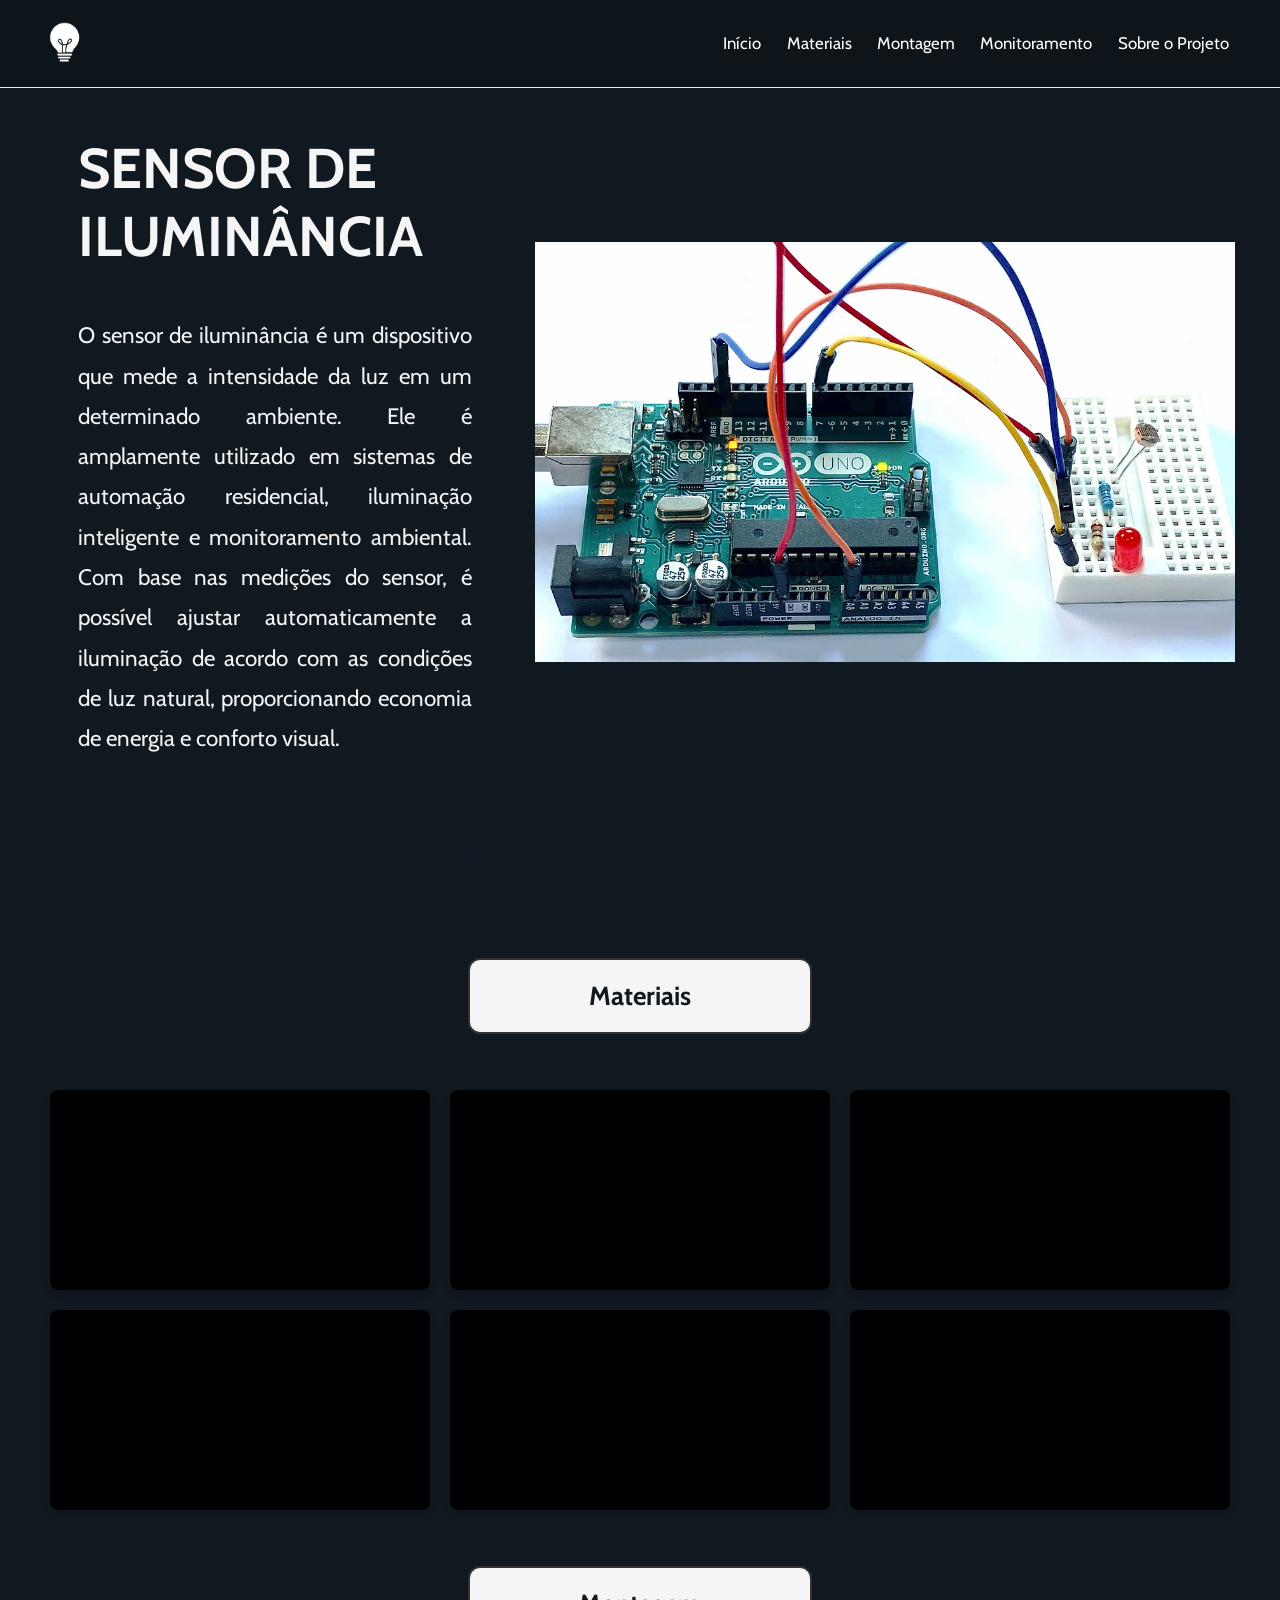
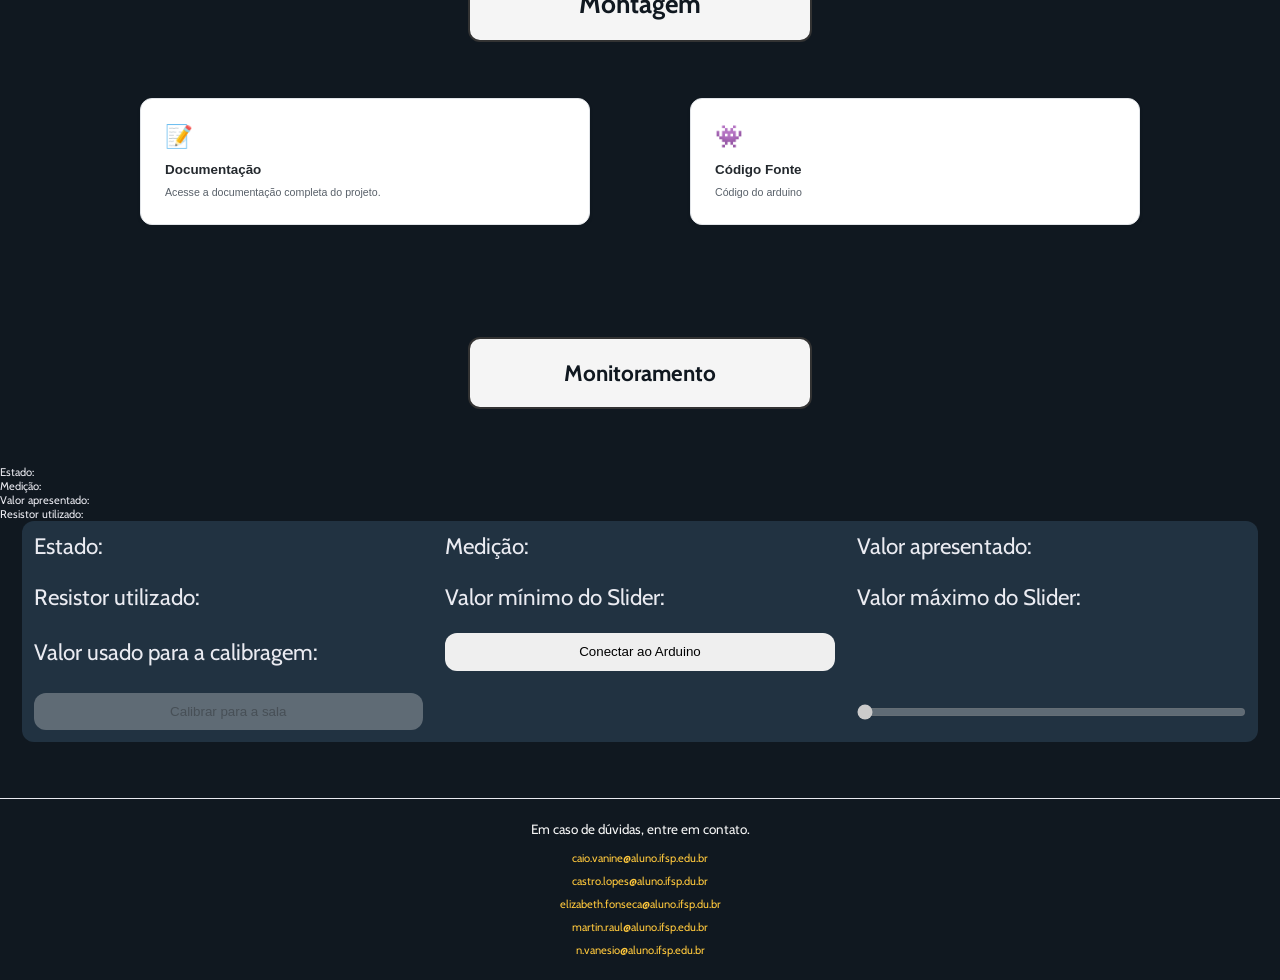
<file: paginas/Projeto Integrador/index.html>
<!DOCTYPE html>
<html lang="pt-br">

<head>
    <link rel="stylesheet" href="css/css.css">
    <link rel="icon" type="image/png" href="imagens/logo.png">
    <meta charset="UTF-8">
    <meta name="viewport" content="width=device-width, initial-scale=1.0">
    <script src="js/script.js" defer></script>
    <title>Sensor de Iluminância</title>
</head>

<body>
    <header class="header">
        <section class="comeco">
            <a href="#" class="logo">
                <img src="imagens/logo.png" alt="logo" width="50px">
            </a>

            <nav class="navbar">
                <a href="http://127.0.0.1:5500/IFSP-Connect/ifsp.html">Início</a>
                <a href="#Materiais">Materiais</a>
                <a href="#montagem">Montagem</a>
                <a href="#monitoramento">Monitoramento</a>
                <a href="http://127.0.0.1:5500/IFSP-Connect/paginas/Projeto%202.0/sobre.html">Sobre o Projeto</a>
            </nav>
        </section>
    </header>

    <div class="home-container">
        <section id="#">
            <div class="content">
                <div class="text-content">
                    <h3>SENSOR DE ILUMINÂNCIA</h3>
                    <p>O sensor de iluminância é um dispositivo que mede a intensidade da luz em um determinado
                        ambiente. Ele é amplamente utilizado em sistemas de automação residencial, iluminação
                        inteligente e monitoramento ambiental. Com base nas medições do sensor, é possível ajustar
                        automaticamente a iluminação de acordo com as condições de luz natural, proporcionando economia
                        de energia e conforto visual.</p>
                </div>
                <img src="imagens/ldr.webp" alt="Imagem do Sensor de Iluminância" width="700px">
            </div>
        </section>
    </div>

    <div id="Materiais" class="bloquin">
        <br>
        <h3> </h3>
    </div>

    <div class="titulo">
        <br>
        <h3>Materiais</h3>
    </div>

    <section>
        <div class="catalogo-container">
            <!-- Vídeo 1 -->
            <div class="video-card">
                <iframe src="https://www.youtube.com/embed/SEU_LINK_AQUI" title="Vídeo 1" frameborder="0"
                    allowfullscreen></iframe>
            </div>
            <!-- Vídeo 2 -->
            <div class="video-card">
                <iframe src="https://www.youtube.com/embed/SEU_LINK_AQUI" title="Vídeo 2" frameborder="0"
                    allowfullscreen></iframe>
            </div>
            <!-- Vídeo 3 -->
            <div class="video-card">
                <iframe src="https://www.youtube.com/embed/SEU_LINK_AQUI" title="Vídeo 3" frameborder="0"
                    allowfullscreen></iframe>
            </div>
            <!-- Vídeo 4 -->
            <div class="video-card">
                <iframe src="https://www.youtube.com/embed/SEU_LINK_AQUI" title="Vídeo 4" frameborder="0"
                    allowfullscreen></iframe>
            </div>
            <!-- Vídeo 5 -->
            <div class="video-card">
                <iframe src="https://www.youtube.com/embed/SEU_LINK_AQUI" title="Vídeo 5" frameborder="0"
                    allowfullscreen></iframe>
            </div>
            <!-- Vídeo 6 -->
            <div class="video-card">
                <iframe src="https://www.youtube.com/embed/SEU_LINK_AQUI" title="Vídeo 6" frameborder="0"
                    allowfullscreen></iframe>
            </div>
        </div>
    </section>

    <section class="montagem" id="montagem">
        <div class="titulo">
            <h3>Montagem</h3>
        </div>
        <div class="cards-container">
            <a href="link-para-docs.html" class="card">
                <span class="card-icon">📝</span>
                <h3>Documentação</h3>
                <p>Acesse a documentação completa do projeto.</p>
            </a>

            <a href="link-para-codigo.html" class="card">
                <span class="card-icon">👾</span>
                <h3>Código Fonte</h3>
                <p>Código do arduino</p>
            </a>
        </div>
    </section>
    <hr>

    <!--Integração-->

    <h1 class="titulo">Monitoramento</h1>

    <section class="sensor-bloco" id="monitoramento">
        <div class="sensor-card">
        <p>Estado:<span id="estado"></span></p>
        </div>
                <div class="sensor-card">
            <p>Medição: <span id="iluminancia"></span></p>
        </div>
                <div class="sensor-card">
            <p>Valor apresentado: <span id="mediaLDR"></span></p>
        </div>
                <div class="sensor-card">
            <p>Resistor utilizado: <span id="resistor"></span></p>
        </div>
    </section>

    <section class="ldr" id="monitoramento">
        <div class="bloco-monitoramento">
            <p>Estado: <span id="estado"></span></p>
            <p>Medição: <span id="iluminancia"></span></p>
            <p>Valor apresentado: <span id="mediaLDR"></span></p>
            <p>Resistor utilizado: <span id="resistor"></span></p>
            <p>Valor mínimo do Slider: <span id="valorMinimo"></span></p>
            <p>Valor máximo do Slider: <span id="valorMaximo"></span></p>
            <p>Valor usado para a calibragem: <span id="valorCalibrado"></span></p>
            <button id="conectarArduino">Conectar ao Arduino</button><br>
            <button id="calibrar" disabled>Calibrar para a sala</button><br>
            <input type="range" id="slider" min="0" max="0" value="0" disabled>
        </div>
    </section>

    <footer class="rodape">
        <div class="bloco-rodape">
            <h6>Em caso de dúvidas, entre em contato.</h6>
            <a href="mailto:caio.vanine@aluno.ifsp.edu.br">caio.vanine@aluno.ifsp.edu.br</a>
            <a href="mailto:castro.lopes@aluno.ifsp.du.br">castro.lopes@aluno.ifsp.du.br</a>
            <a href="mailto:elizabeth.fonseca@aluno.ifsp.du.br">elizabeth.fonseca@aluno.ifsp.du.br</a>
            <a href="mailto:martin.raul@aluno.ifsp.edu.br">martin.raul@aluno.ifsp.edu.br</a>
            <a href="mailto:n.vanesio@aluno.ifsp.edu.br">n.vanesio@aluno.ifsp.edu.br</a>
        </div>
    </footer>

</body>

</html>
</file>
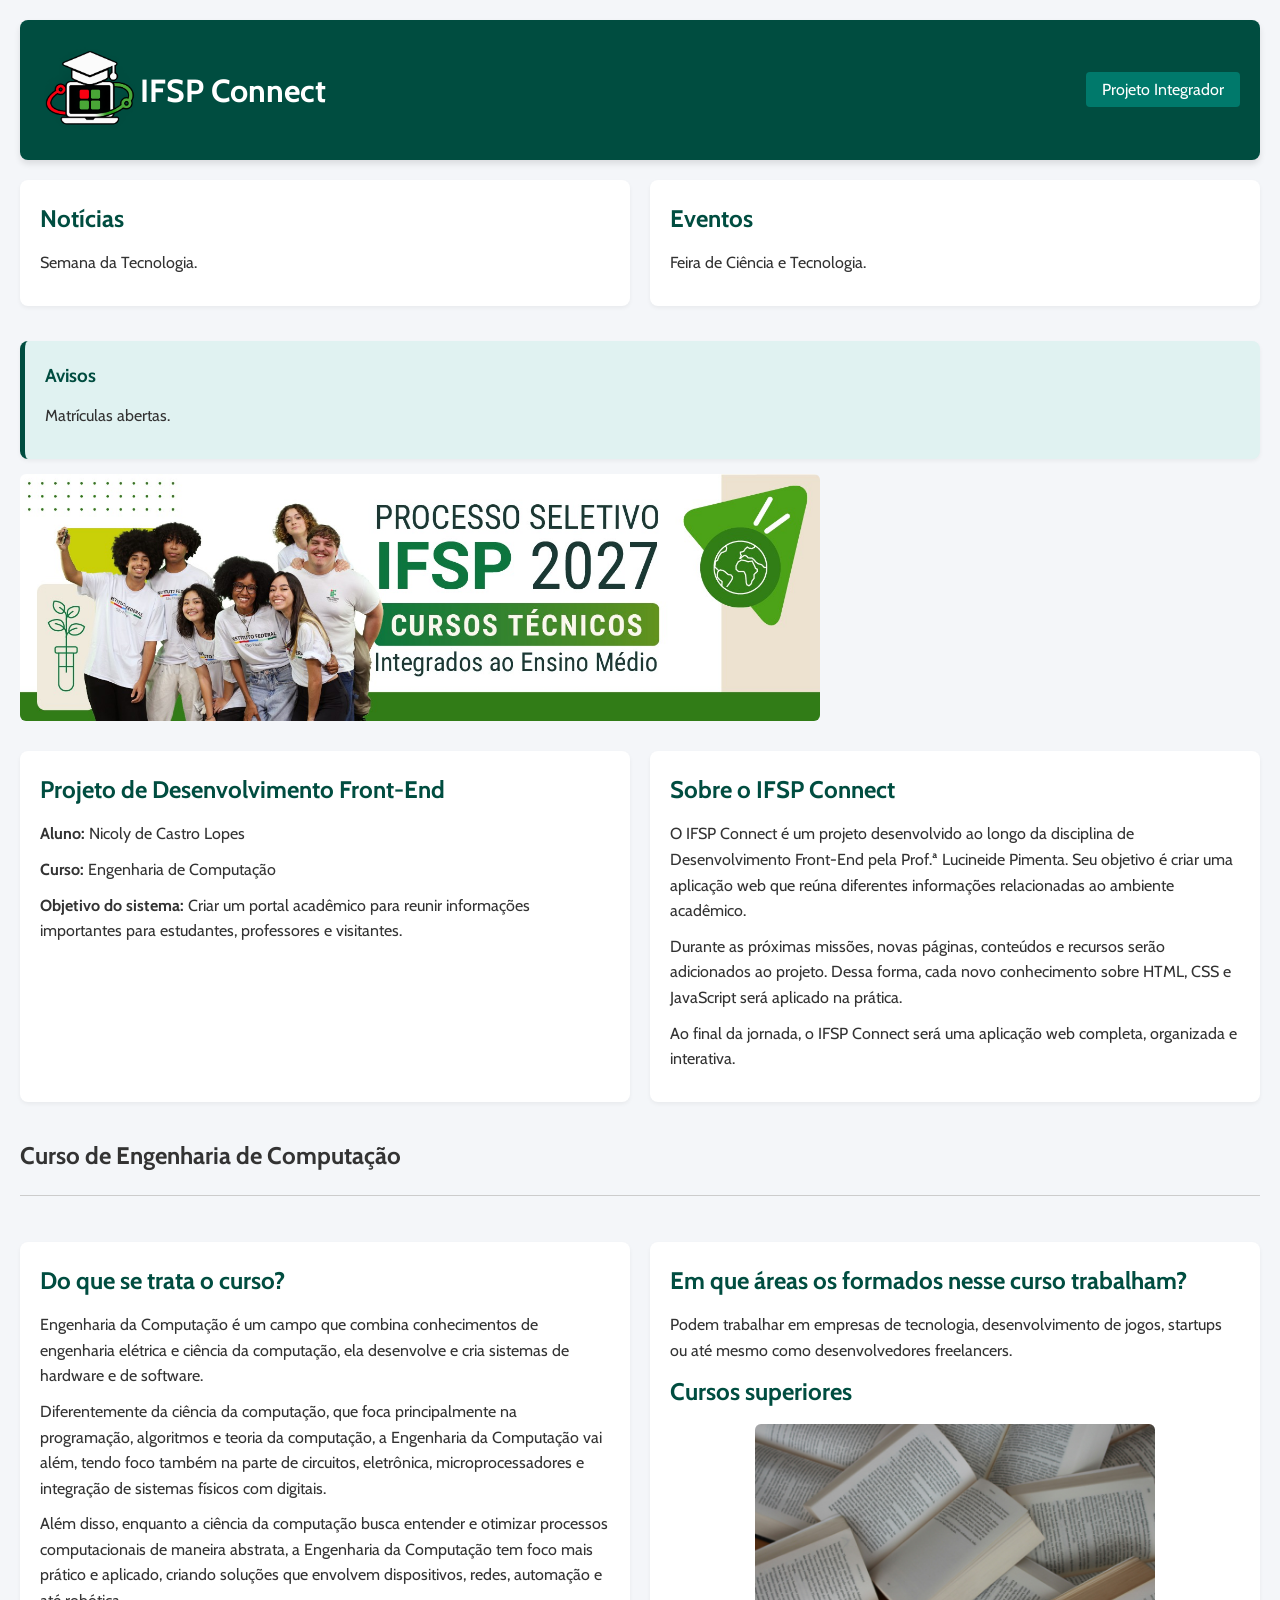
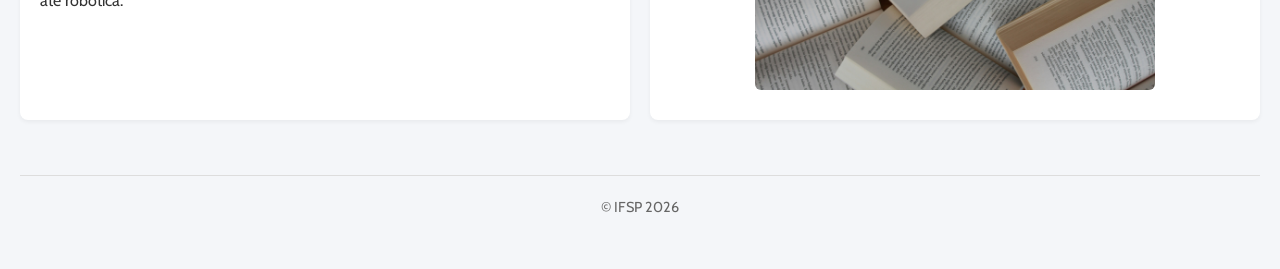
<file: ifsp.html>
<!DOCTYPE html>
<html lang="pt-BR">

<head>
    <meta charset="UTF-8">
    <link rel="stylesheet" type="text/css" href="css/css.css">
    <title>IFSP Connect</title>
    <link rel="icon" type="image/png" href="imagens/favicon-T.png">

</head>

<body>
<header>
    <div class="logo">
    <img src="imagens/favicon-T.png" alt="Logo IFSP" width="100" height="100">
        <h1 id="principal">IFSP Connect</h1>
        </div>
        <nav>
            <ul>
                
                <li>
                    <a href="paginas/Projeto Integrador/index.html">Projeto Integrador</a>
                </li>
            </ul>
        </nav>
    </header>
    <main>
        <div class="conteiner">
            <section class="card">
                <h2>Notícias</h2>
                <p>Semana da Tecnologia.</p>
            </section>
            
            <section class="card">
                <h2>Eventos</h2>
                <p>Feira de Ciência e Tecnologia.</p>
            </section>
        </div>

        <aside class="card">
            <h3>Avisos</h3>
            <p>Matrículas abertas.</p>
        </aside>

        <div class="conteiner">
            <p>
                <a href="https://gru.ifsp.edu.br/">
                    <img src="imagens/banner.jpeg" alt="Banner" width="800" height="400">
                </a>
            </p>
        </div>

        <div class="conteiner">
            <div class="card">
                <h2>Projeto de Desenvolvimento Front-End</h2>
                <p><strong>Aluno:</strong> Nicoly de Castro Lopes</p>
                <p><strong>Curso:</strong> Engenharia de Computação</p>
                <p>
                    <strong>Objetivo do sistema:</strong>
                    Criar um portal acadêmico para reunir informações importantes
                    para estudantes, professores e visitantes.
                </p>
            </div>
            
            <div class="card">
                <h2>Sobre o IFSP Connect</h2>
                <p>
                    O IFSP Connect é um projeto desenvolvido ao longo da disciplina
                    de Desenvolvimento Front-End pela Prof.ª Lucineide Pimenta. Seu objetivo é criar uma aplicação
                    web que reúna diferentes informações relacionadas ao ambiente
                    acadêmico.
                </p>
                <p>
                    Durante as próximas missões, novas páginas, conteúdos e recursos
                    serão adicionados ao projeto. Dessa forma, cada novo conhecimento
                    sobre HTML, CSS e JavaScript será aplicado na prática.
                </p>
                <p>
                    Ao final da jornada, o IFSP Connect será uma aplicação web
                    completa, organizada e interativa.
                </p>
            </div>
        </div>

        <section>
            <h1>Curso de Engenharia de Computação</h1>
            <hr>
            <br>
            <div class="conteiner">
                <div class="card">
                    <h2>Do que se trata o curso?</h2>
                    <p>Engenharia da Computação é um campo que combina conhecimentos de engenharia elétrica e ciência da computação, ela desenvolve e cria sistemas de hardware e de software.</p>
                    <p>Diferentemente da ciência da computação, que foca principalmente na programação, algoritmos e teoria da computação, a Engenharia da Computação vai além, tendo foco também na parte de circuitos, eletrônica, microprocessadores e integração de sistemas físicos com digitais.</p>
                    <p>Além disso, enquanto a ciência da computação busca entender e otimizar processos computacionais de maneira abstrata, a Engenharia da Computação tem foco mais prático e aplicado, criando soluções que envolvem dispositivos, redes, automação e até robótica.</p>
                </div>
                
                <div class="card">
                    <h2>Em que áreas os formados nesse curso trabalham?</h2>
                    <p>Podem trabalhar em empresas de tecnologia, desenvolvimento de jogos, startups ou até mesmo como desenvolvedores freelancers.</p>

                    <h2>Cursos superiores</h2>
                    <p>
                        <a href="https://gru.ifsp.edu.br/superiores.html">
                            <img src="imagens/cursos.jpg" alt="Cursos Superiores" width="400" height="400">
                        </a>
                    </p>
                </div>
            </div>
        </section>
    </main>

    <footer>
        <p>&copy; IFSP 2026</p>
    </footer>
</body>

</html>
</body>
</file>
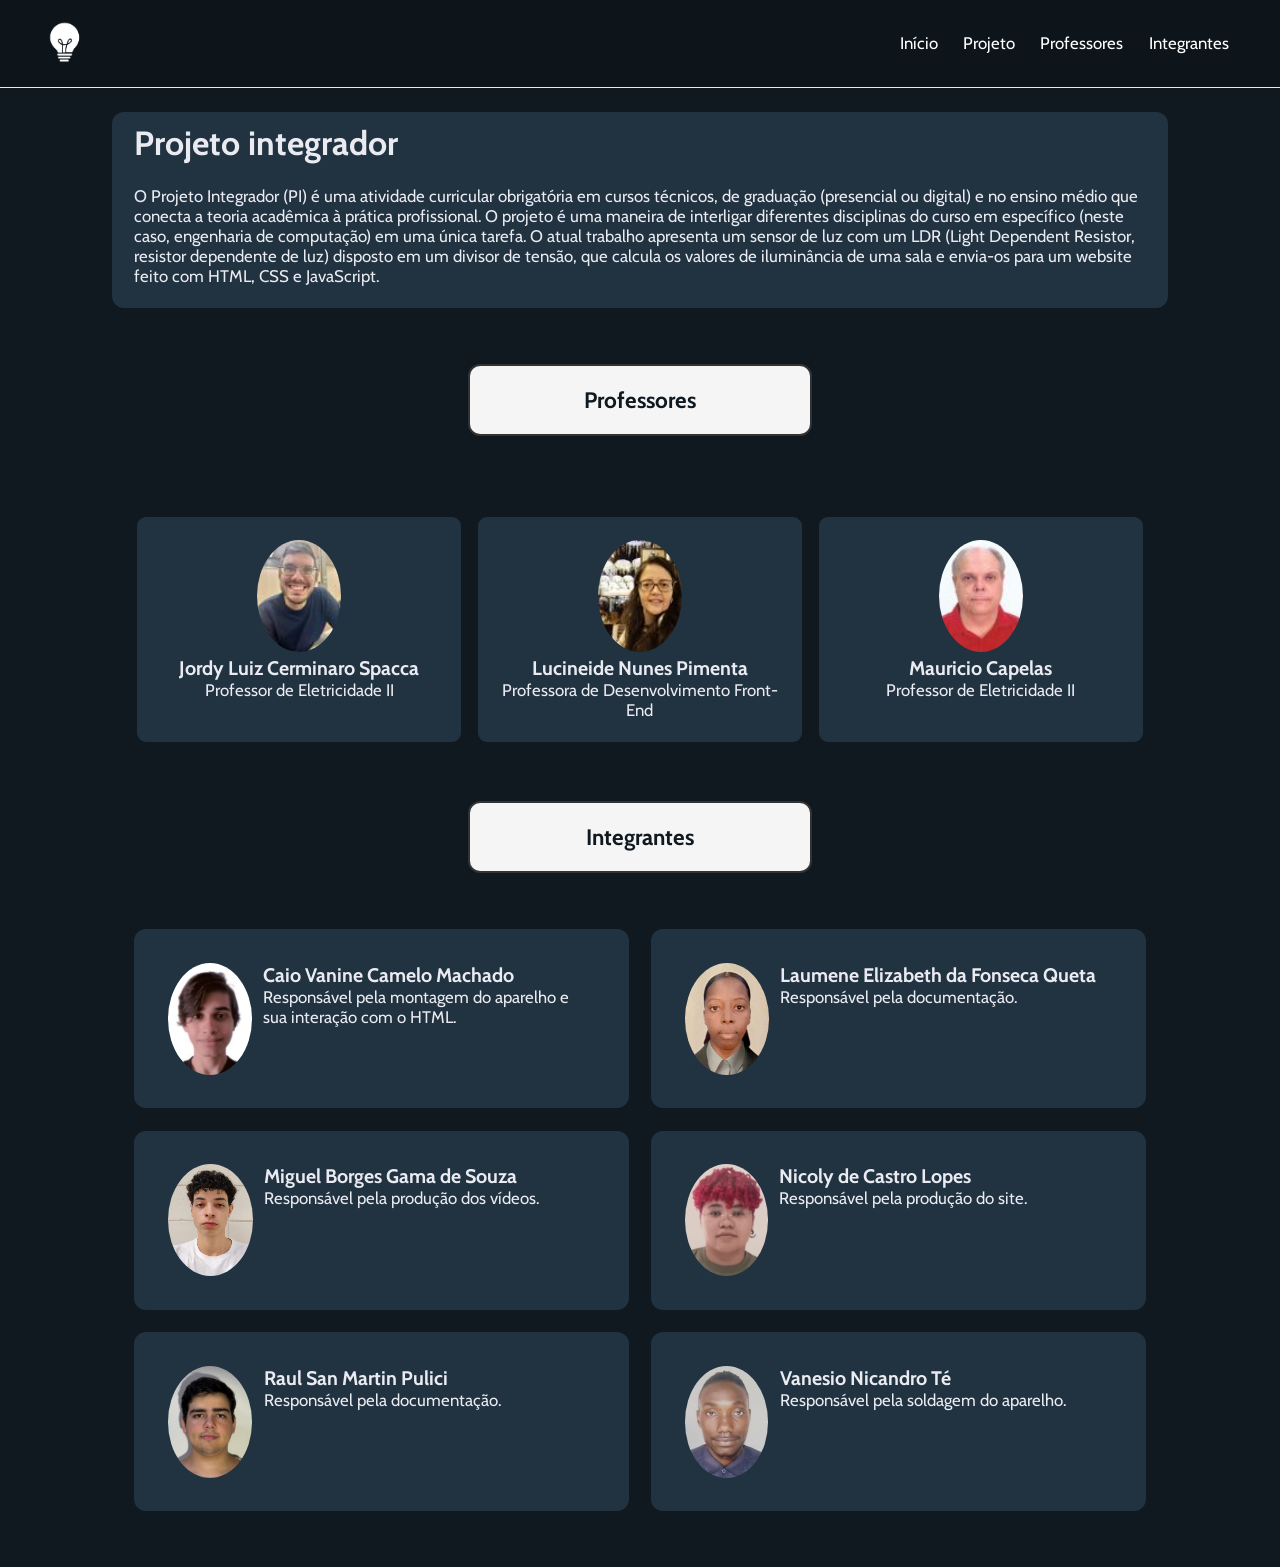
<file: paginas/Projeto Integrador/sobre.html>
<!DOCTYPE html>
<html lang="en">

<head>
    <meta charset="UTF-8">
    <link rel="icon" type="image/png" href="imagens/logo.png">
    <meta http-equiv="X-UA-Compatible" content="IE=edge">
    <meta name="viewport" content="width=device-width, initial-scale=1.0">
    <meta name="viewport" content="width=device-width, initial-scale=1.0">
    <link rel="stylesheet" href="css/css.css">
    <title>Sobre o projeto</title>
</head>

<body>
    <header class="header">
        <section class="comeco">
            <a href="#" class="logo">
                <img src="imagens/logo.png" alt="logo" width="50px">
            </a>

            <nav class="navbar">
                <a href="http://127.0.0.1:5500/IFSP-Connect/ifsp.html">Início</a>
                <a href="#">Projeto</a>
                <a href="#professores">Professores</a>
                <a href="#Integrantes">Integrantes</a>
            </nav>
        </section>
    </header>
    <div class="projeto">
        <h1>Projeto integrador</h1>
        <p id="professores">
            O Projeto Integrador (PI) é uma atividade curricular obrigatória em cursos técnicos, de graduação
            (presencial
            ou digital) e no ensino médio que conecta a teoria acadêmica à prática profissional. O projeto é uma maneira
            de
            interligar diferentes disciplinas do curso em específico (neste caso, engenharia de computação) em uma única
            tarefa. O atual trabalho apresenta um sensor de luz com um LDR (Light Dependent Resistor, resistor
            dependente de luz)
            disposto em um divisor de tensão, que calcula os valores de iluminância de uma sala e envia-os para um
            website feito
            com HTML, CSS e JavaScript.
        </p>
    </div>
    <h2 class="titulo">Professores</h2>
    <section class="professores">

        <div class="blocos-professores">
            <div class="blocos">
                <img src="imagens/imagem-1.jpg" alt="item-1">
                <h3><strong>Jordy Luiz Cerminaro Spacca</strong></h3>
                <p>Professor de Eletricidade II</p>
            </div>
            <div class="blocos">
                <img src="imagens/imagem-3.jpg" alt="item-1">
                <h3><strong>Lucineide Nunes Pimenta</strong></h3>
                <p>Professora de Desenvolvimento Front-End</p>
            </div>
            <div class="blocos">
                <img src="imagens/imagem-2.jpg" alt="item-1">
                <h3><strong>Mauricio Capelas</strong></h3>
                <p>Professor de Eletricidade II</p>
            </div>

        </div>

        <section class="integrantes" id="Integrantes">
            <h2 class="titulo" id="Integrantes">Integrantes</h2>
            <div class="blocos-integrantes">
                <div class="blocos-alunos">
                    <img src="imagens/caio.jpg" alt="item-1">
                    <div classs="bloco-aluno">
                        <h3><strong>Caio Vanine Camelo Machado</strong></h3>
                        <p>Responsável pela montagem do aparelho e sua interação com o HTML.</p>
                    </div>
                </div>
                <div class="blocos-alunos">
                    <img src="imagens/laumene.jpg" alt="item-1">
                    <div classs="bloco-aluno">
                        <h3><strong>Laumene Elizabeth da Fonseca Queta</strong></h3>
                        <p>Responsável pela documentação.</p>
                    </div>
                </div>
                <div class="blocos-alunos">
                    <img src="imagens/miguel.jpg" alt="item-1">
                    <div classs="bloco-aluno">
                        <h3><strong>Miguel Borges Gama de Souza</strong></h3>
                        <p>Responsável pela produção dos vídeos.</p>
                    </div>
                </div>

                <div class="blocos-alunos">
                    <img src="imagens/nick.jpg" alt="item-1">
                    <div classs="bloco-aluno">
                        <h3><strong>Nicoly de Castro Lopes</strong></h3>
                        <p>Responsável pela produção do site.</p>
                    </div>
                </div>
                <div class="blocos-alunos">
                    <img src="imagens/raul.jpg" alt="item-1">
                    <div classs="bloco-aluno">
                        <h3><strong>Raul San Martin Pulici</strong></h3>
                        <p>Responsável pela documentação.</p>
                    </div>
                </div>
                <div class="blocos-alunos">
                    <img src="imagens/vanesio.jpg" alt="item-1">
                    <div classs="bloco-aluno">
                        <h3><strong>Vanesio Nicandro Té</strong></h3>
                        <p>Responsável pela soldagem do aparelho.</p>
                    </div>
                </div>

            </div>
        </section>
</body>

</html>
</file>
<file: paginas/Projeto Integrador/css/css.css>
@import url('https://fonts.googleapis.com/css2?family=Cabin:ital,wght@0,400..700;1,400..700&display=swap');

:root {
    --main-color: #f5f5f5;
    --black-color: #101820;
    --bg-color: #ffc83c;
    --border: 0.1rem solid rgba(242, 243, 249, 0.962);
    font-size: 0.7rem;
}

* {
    margin: 0;
    padding: 0;
    border: none;
    outline: none;
    text-decoration: none;
    transition: 0.2s linear;
}

body {
    background-color: var(--black-color);
    font-family: 'Cabin', sans-serif;
    padding-top: 5rem;
    color: rgba(242, 243, 249, 0.962);
}

.comeco {
    padding: 3rem 2rem;
    margin: 0 auto;
    max-width: 1200px;
}

.header {
    position: fixed;
    top: 0;
    left: 0;
    right: 0;
    z-index: 99;
    border-bottom: var(--border);
    background-color: #0d141a;
}

.header section {
    display: flex;
    align-items: center;
    justify-content: space-between;
    padding-top: 1.5rem;
    padding-bottom: 1.5rem;
}

.navbar a {
    margin: 0 1rem;
    font-size: 1.5rem;
    color: #ffffff;
}

.navbar a:hover {
    color: var(--bg-color);
    border-bottom: 0.1rem solid var(--border);
    padding-bottom: 0.5rem;
    font-size: 1.8rem;
}

.home-container section {

    display: flex;
    align-items: center;
    min-height: 60vh;
    background-position: center;
    background-size: cover;
    margin: 4rem;
}

.content {
    display: flex;
    align-items: center;
    justify-content: space-between;
    gap: 30px;
}

.content h3 {
    color: #f5f5f5;
    font-size: 5rem;
    margin: 3rem;
}

.content p {
    color: #f5f5f5;
    font-size: 2rem;
    margin-top: 1rem;
    line-height: 1.8;
    padding: 1rem 0;
    text-align: justify;
    margin: 3rem;
}

.text-content {
    flex: 1;
}

.catalogo-container {
    display: flex;
    flex-wrap: wrap;
    gap: 20px;
    /* Espaço entre os vídeos */
    justify-content: center;
    max-width: 1200px;
    margin: 1rem auto;
    margin-bottom: 5rem;
    margin-top: 5rem;
}

.video-card {
    flex: 0 1 calc(33.333% - 20px);
    background: #000;
    border-radius: 8px;
    overflow: hidden;
    box-shadow: 0 4px 8px rgba(0, 0, 0, 0.1);
}

.video-card iframe {
    width: 100%;
    height: 200px;
    display: block;
}

.video-card {
    flex: 0 1 calc(33.333% - 20px);
    background: #000;
    border-radius: 8px;
    overflow: hidden;
    box-shadow: 0 4px 8px rgba(0, 0, 0, 0.1);
    transition: transform 0.3s ease, box-shadow 0.3s ease;
    /* Adicione aqui */
}

.video-card:hover {
    transform: translateY(-8px);
    box-shadow: 0 10px 20px rgba(0, 0, 0, 0.4);
}

.titulo {
    font-size: 2rem;
    display: flex;
    justify-content: center;
    align-items: center;
    color: var(--black-color);
    margin: 0 auto 100px auto;
    border: 2px solid #333;
    border-radius: 12px;
    padding: 20px 20px;
    background-color: #f5f5f5;
    text-align: center;
    width: 300px;
    margin-bottom: 5rem;
    margin-top: 5rem;
}

.titulo-montagem {
    display: flex;
    justify-content: center;
    align-items: center;
    color: var(--black-color);
    margin: 0 auto 100px auto;
    border: 2px solid #333;
    border-radius: 12px;
    padding: 10px 20px;
    background-color: #f5f5f5;
    text-align: center;
    width: 300px;
    margin-bottom: 5rem;
    margin-top: 5rem;
}

.cards-container {
    display: flex;
    gap: 100px;
    justify-content: center;
    margin-top: 40px;
    font-family: sans-serif;
}

.card {
    background-color: #ffffff;
    border: 1px solid #e1e4e8;
    border-radius: 12px;
    padding: 24px;
    width: 400px;
    text-decoration: none;
    color: #24292e;
    box-shadow: 0 2px 4px rgba(0, 0, 0, 0.05);
    transition: transform 0.2s ease, box-shadow 0.2s ease;
}

.card:hover {
    transform: translateY(-4px);
    box-shadow: 0 6px 16px rgba(0, 0, 0, 0.1);
}

.card-icon {
    font-size: 2rem;
    display: block;
    margin-bottom: 12px;
}

.card h3 {
    margin: 0 0 8px 0;
    font-size: 1.2rem;
}

.card p {
    margin: 0;
    color: #586069;
    font-size: 0.95rem;
    line-height: 1.4;
}

.montagem {
    margin-top: 5rem;
    margin-bottom: 5rem;
}

.rodape {
    background-color: var(--black-color);
    border-top: var(--border);
    padding: 2rem 1rem;
    text-align: center;
    margin-top: 5rem;
}

.bloco-rodape {
    max-width: 800px;
    margin: 0 auto;
    display: flex;
    flex-direction: column;
    gap: 0.8rem;
}

.bloco-rodape h6 {
    color: #f5f5f5;
    font-size: 1.2rem;
    font-weight: normal;
    margin-bottom: 0.5rem;
    text-transform: none;
}

.bloco-rodape a {
    color: var(--bg-color);
    font-size: 1rem;
    text-decoration: none;
    transition: 0.2s linear;
}

.bloco-rodape a:hover {
    color: #ffffff;
    text-decoration: underline;
}

.bloquin {
    display: flex;
    justify-content: center;
    align-items: center;
    color: var(--black-color);
    margin: 0 auto 100px auto;
    border-radius: 12px;
    padding: 20px 20px;
    background-color: var(--black-color);
    text-align: center;
    width: 300px;
    margin-bottom: 5rem;
}

.projeto {
    font-size: 1.5rem;
    width: auto;
    margin-top: 5rem;
    margin-left: 10rem;
    margin-right: 10rem;
    margin-bottom: 5rem;

    box-sizing: border-box;
    display: block;
    padding: 2rem;
    justify-content: center;
    align-items: center;
    flex-wrap: wrap;
    padding-top: 1rem;
    border-color: #f5f5f5;
    border-radius: 12px;
    gap: 2rem;
    background-color: #213241;
}

.projeto h1 {
    margin-bottom: 2rem;
}

.professores {
    font-size: 1.5rem;
    width: auto;
    margin-top: 5rem;
    margin-left: 5rem;
    margin-right: 5rem;
    padding: 5rem;
    justify-content: center;
    align-items: center;
    padding-top: 2rem;
    border-radius: 12px;
    gap: 2rem;

}

.blocos-professores {
    display: grid;
    grid-template-columns: repeat(auto-fit, minmax(250px, 1fr));
    gap: 1rem;
    margin: 0 2rem;
    width: auto;
}

.blocos {
    width: auto;
    min-width: 0;
    box-sizing: border-box;
    text-align: center;
    border: solid var(--black-color);
    padding: 2rem;
    background-color: #213241;
    transition: transform 0.3s ease, box-shadow 0.3s ease;
    border-radius: 12px;
}

.blocos:hover {
    transform: translateY(-8px);
    box-shadow: 0 10px 20px rgba(0, 0, 0, 0.4);/
}

.blocos img {
    height: 10rem;
    border-radius: 100%;
}

.blocos-alunos {
    display: flex;
    background-color: #213241;
    padding: 3rem;
    gap: 1rem;
    border-radius: 12px;
    transition: transform 0.3s ease, box-shadow 0.3s ease;
}

.blocos-alunos:hover {
    transform: translateY(-8px);
    box-shadow: 0 10px 20px rgba(0, 0, 0, 0.4);/
}

.blocos-alunos img {
    height: 10rem;
    border-radius: 100%;
}

.bloco-aluno {
    display: block;
}

.blocos-integrantes {
    display: grid;
    grid-template-columns: repeat(auto-fit, minmax(30rem, 1fr));
    gap: 2rem;
    margin-left: 2rem;
    margin-right: 2rem;
    justify-content: center;
    align-items: center;


}

#slider{
    pointer-events: none;
    transition: all 0.3s ease-in-out;
}

.bloco-monitoramento{
    width: auto;
    font-size: 2rem;
    display: grid;
    grid-template-columns: repeat(auto-fit, minmax(30rem, 1fr));
    gap: 2rem;
    margin-left: 2rem;
    margin-right: 2rem;
    justify-content: center;
    align-items: center;
    background-color: #213241;
    padding: 1rem;
    border-radius: 12px;
}

.bloco-monitoramento button{
    padding: 1rem;
    border-radius: 12px;
    cursor: pointer;
}

.bloco-monitoramento button:hover{
    transform: translateY(-5px);
    box-shadow: 0 10px 20px rgba(0, 0, 0, 0.4);/
}
</file>
<file: css/css.css>
@import url('https://fonts.googleapis.com/css2?family=Cabin:ital,wght@0,400..700;1,400..700&display=swap');


* {
    margin: 0px;
    padding: 0px;

}

.logo section {
    display: flex;
    background-color: rgb(8, 66, 8);
    color: #f5f5f5;
    width: 700px;
    justify-content: center;
    align-items: center;
    border-radius: 10px;
    margin-top: 5px;

}

.header{
    display:flex;
    justify-content: center;
    align-items: center;
}

body {
    font-family: 'Cabin', sans-serif;
    background-color: #f4f6f9;
    color: #333333;
    line-height: 1.6;
    padding: 20px;
}

/* Cabeçalho */
header {
    background-color: #004d40; /* Verde escuro institucional */
    color: #ffffff;
    padding: 20px;
    border-radius: 8px;
    margin-bottom: 20px;
    display: flex;
    justify-content: space-between;
    align-items: center;
    flex-wrap: wrap;
    box-shadow: 0 4px 6px rgba(0, 0, 0, 0.1);
}

header h1 {
    font-size: 2rem;
}

header nav ul {
    list-style: none;
}

header nav a {
    color: #ffffff;
    text-decoration: none;
    background-color: #00796b;
    padding: 8px 16px;
    border-radius: 4px;
    transition: background-color 0.3s ease;
}

header nav a:hover {
    background-color: #00897b;
}

/* Layout de Containers e Cards */
.conteiner {
    display: flex;
    gap: 20px;
    margin-bottom: 20px;
    flex-wrap: wrap;
}

.card {
    background-color: #ffffff;
    border-radius: 8px;
    padding: 20px;
    box-shadow: 0 2px 4px rgba(0, 0, 0, 0.05);
    flex: 1;
    min-width: 280px;
    margin-bottom: 15px;
    transition: transform 0.2s ease, box-shadow 0.2s ease;
}

.card:hover {
    transform: translateY(-3px);
    box-shadow: 0 4px 10px rgba(0, 0, 0, 0.1);
}

aside.card {
    background-color: #e0f2f1;
    border-left: 5px solid #004d40;
}

/* Títulos e Tipografia */
h2, h3 {
    color: #004d40;
    margin-bottom: 12px;
}

p {
    margin-bottom: 10px;
}

/* Imagens Responsivas */
img {
    max-width: 100%;
    height: auto;
    border-radius: 6px;
    display: block;
    margin: 0 auto;
}

hr {
    border: 0;
    height: 1px;
    background-color: #cccccc;
    margin: 20px 0;
}

/* Rodapé */
footer {
    text-align: center;
    padding: 20px;
    margin-top: 40px;
    color: #666666;
    font-size: 0.9rem;
    border-top: 1px solid #dddddd;
}

/* Responsividade para telas menores */
@media (max-width: 768px) {
    header {
        flex-direction: column;
        align-items: flex-start;
        gap: 10px;
    }
    
    .conteiner {
        flex-direction: column;
    }
}

.logo{
    display:flex;
}

.logo h1{
    margin-top: 25px;
}
</file>
